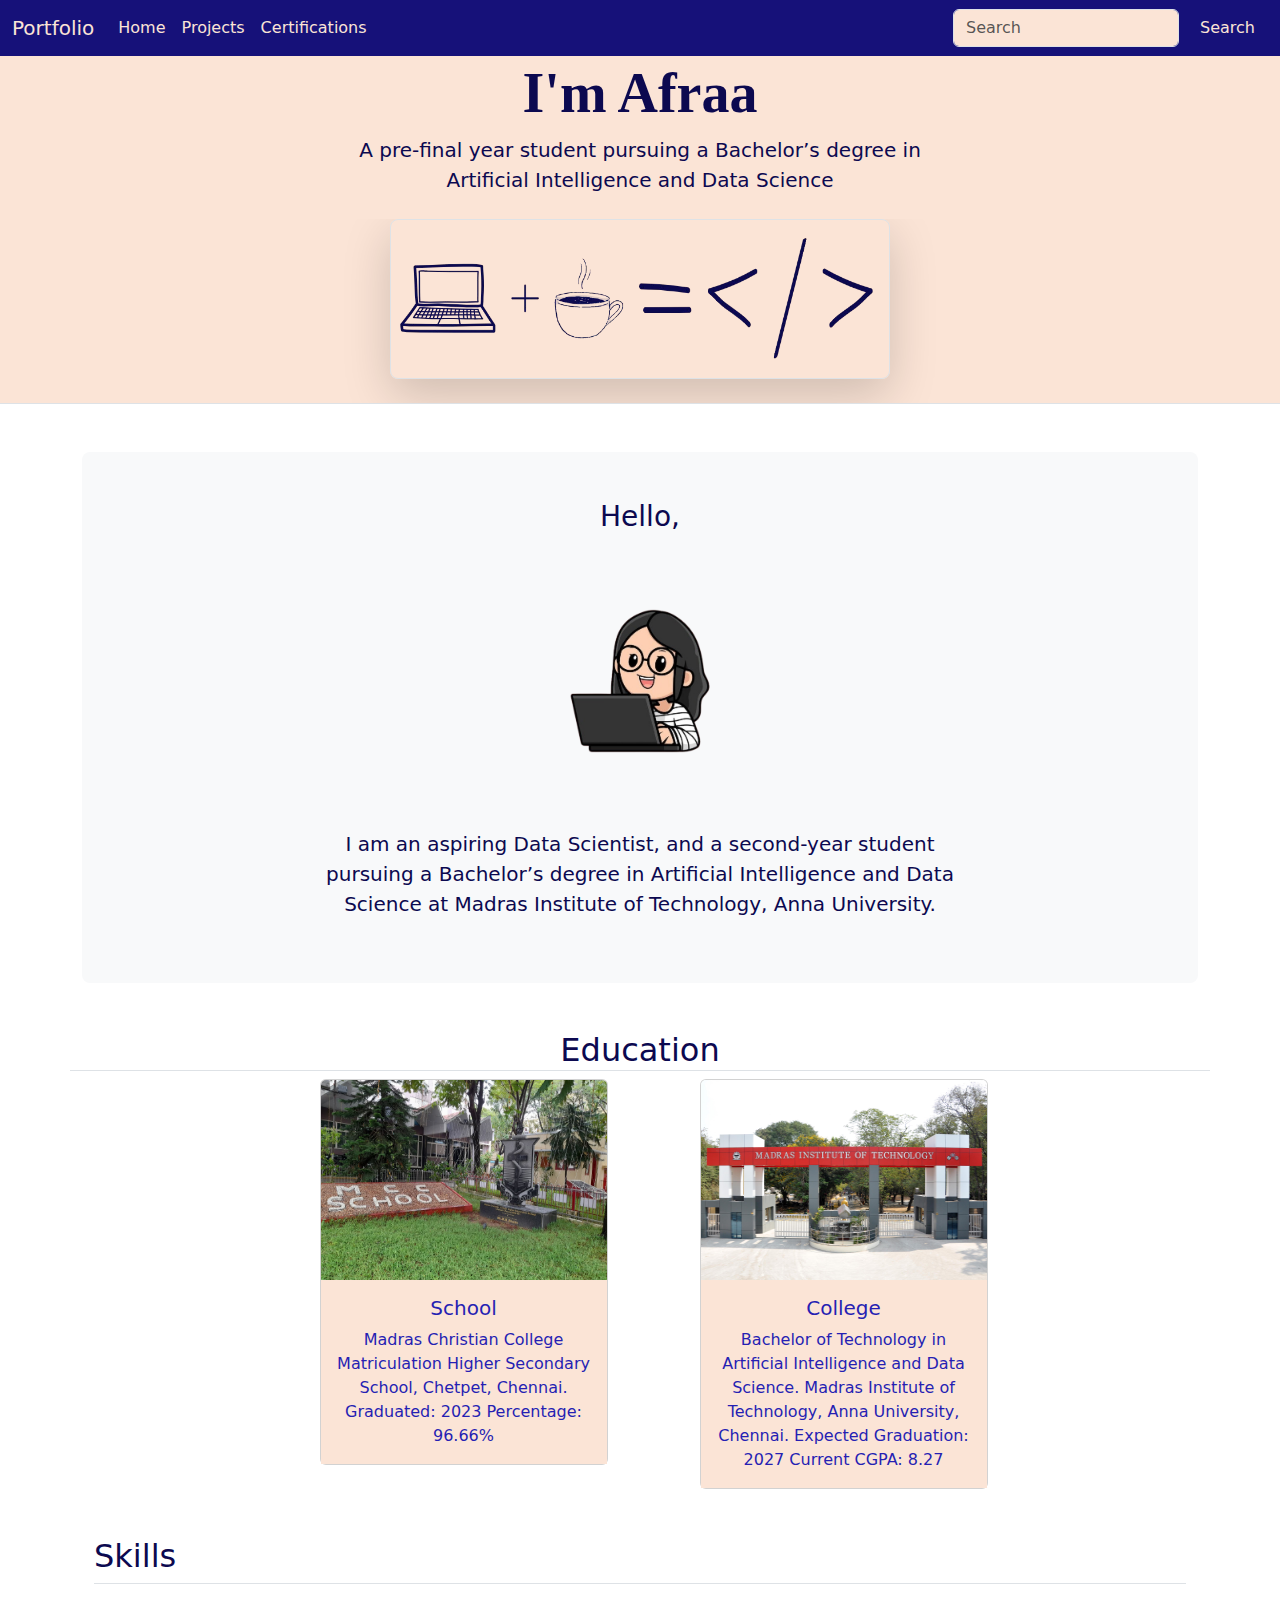
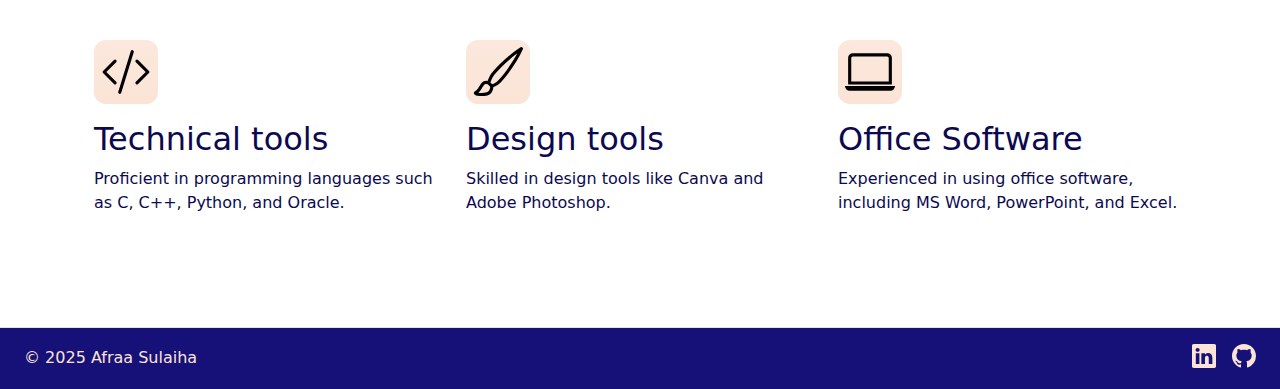
<file: index.html>
<!DOCTYPE html>
<html lang="en">
<head>
    <meta charset="UTF-8">
    <meta name="viewport" content="width=device-width, initial-scale=1.0">
    <title>Personal Website</title>
    <link href="https://cdn.jsdelivr.net/npm/bootstrap@5.3.3/dist/css/bootstrap.min.css" rel="stylesheet" integrity="sha384-QWTKZyjpPEjISv5WaRU9OFeRpok6YctnYmDr5pNlyT2bRjXh0JMhjY6hW+ALEwIH" crossorigin="anonymous">
    <link rel="stylesheet" href="./style.css">
</head>

<body>

    <section class="background2">
      <nav class="navbar navbar-expand-lg fixed-top" style="background-color: #FBE4D6;" id="navi">
        <div class="container-fluid">
          <a class="navbar-brand">Portfolio</a>
          <button class="navbar-toggler" type="button" data-bs-toggle="collapse" data-bs-target="#navbarSupportedContent"
            aria-controls="navbarSupportedContent" aria-expanded="false" aria-label="Toggle navigation">
            <svg xmlns="http://www.w3.org/2000/svg" width="30" height="30" fill="#FBE4D6" viewBox="0 0 30 30">
              <path stroke="#FBE4D6" stroke-width="2" stroke-linecap="round" d="M4 7h22M4 15h22M4 23h22"/>
            </svg>
          </button>
          <div class="collapse navbar-collapse" id="navbarSupportedContent">
            <ul class="navbar-nav me-auto mb-2 mb-lg-0">
              <li class="nav-item">
                <a class="nav-link active" aria-current="page" href="#">Home</a>
              </li>
              <li class="nav-item">
                <a class="nav-link" href="./public/projects.html">Projects</a>
              </li>
              <li class="nav-item">
                <a class="nav-link" href="./public/certifications.html">Certifications</a>
              </li>
            </ul>
            <form class="d-flex" role="search">
              <input class="form-control me-2" type="search" placeholder="Search" aria-label="Search">
              <button class="btn" type="submit">Search</button>
            </form>
          </div>
        </div>
      </nav>

    </section>

      
    <section id="title" class="background">

        <div class="px-4 pt-5 text-center border-bottom">
            <h1 class="display-4 fw-bold text-body-emphasis name">I'm Afraa</h1>
            <div class="col-lg-6 mx-auto">
              <p class="lead mb-4 name" >A pre-final year student pursuing 
                a Bachelor’s degree in Artificial Intelligence and Data Science</p>
            </div>
            <div class="overflow-hidden" style="max-height: 30vh;">
              <div class="container px-5">
                  <img src="./assets/title_card.png" class="img-fluid border rounded-3 shadow-lg mb-4" alt="Example image" width="500" height="300">
              </div>
            </div>
          </div>

    </section>

  <section id="Introduction" class="background1">

      <div class="container my-5">
          <div class="p-5 text-center bg-body-tertiary rounded-3">
            <h3 class="text-body-emphasis mb-5 name">Hello,</h3>
            <img src="./assets/woking on laptop.png" class="img">
            <p class="col-lg-8 mx-auto fs-5 text-muted mt-5 name">
                I am an aspiring Data Scientist, and a second-year student pursuing 
                a Bachelor’s degree in Artificial Intelligence and Data Science at 
                Madras Institute of Technology, Anna University.
          </p>
          </div>
        </div>

  </section>

  <section id="education" class="container text-center">

    <div class="row justify-content-center" id="edu">
      <h2 class="border-bottom">Education</h2>
        <div class="col-lg-4">
            <div class="card" style="width: 18rem;">
                <img src="./assets/school.avif" class="card-img-top" alt="MCC School" height="200" width="100">
                <div class="card-body">
                    <h5 class="card-title">School</h5>
                    <p class="card-text">Madras Christian College Matriculation Higher Secondary School, Chetpet, Chennai.
                        Graduated: 2023
                        Percentage: 96.66%</p>
                </div>
            </div>
        </div>

        <div class="col-lg-3">
            <div class="card" style="width: 18rem;">
                <img src="./assets/College.jpg" class="card-img-top" alt="MIT College" height="200" width="100">
                <div class="card-body">
                    <h5 class="card-title">College</h5>
                    <p class="card-text">Bachelor of Technology in Artificial Intelligence and Data Science.
                        Madras Institute of Technology, Anna University, Chennai.
                        Expected Graduation: 2027
                        Current CGPA: 8.27</p>
                </div>
            </div>
        </div>
    </div>

</section>

<section id="skills">

  <div class="container px-4 py-5" id="featured-3">
    <h2 class="pb-2 border-bottom">Skills</h2>
    <div class="row g-4 py-5 row-cols-1 row-cols-lg-3">
      <div class="feature col">
        <div class="feature-icon d-inline-flex align-items-center justify-content-center text-bg-primary bg-gradient fs-2 mb-3">
          <img class="fetaure-img" src="./assets/code-slash.svg" alt="Code Slash" height="50" width="50" fill="#FBE4D6">
        </div>
        <h3 class="fs-2 text-body-emphasis">Technical tools</h3>
        <p class="para">Proficient in programming languages such as C, C++, Python, and Oracle.
        </p>
      </div>
      <div class="feature col">
        <div class="feature-icon d-inline-flex align-items-center justify-content-center text-bg-primary bg-gradient fs-2 mb-3">
          <img class="fetaure-img" src="./assets/brush.svg" alt="Brush" height="50" width="50" fill="#FBE4D6">
        </div>
        <h3 class="fs-2 text-body-emphasis">Design tools</h3>
        <p class="para">Skilled in design tools like Canva and Adobe Photoshop.
        </p>
      </div>
      <div class="feature col">
        <div class="feature-icon d-inline-flex align-items-center justify-content-center text-bg-primary bg-gradient fs-2 mb-3">
          <img class="fetaure-img" src="./assets/laptop.svg" alt="Laptop" height="50" width="50" fill="#FBE4D6">
        </div>
        <h3 class="fs-2 text-body-emphasis">Office Software</h3>
        <p class="para">Experienced in using office software, including MS Word, PowerPoint, and Excel.
        </p>
      </div>
    </div>
  </div>

</section>

<section id="ending">

  <div id="foot">
    <footer class="d-flex flex-wrap justify-content-between align-items-center py-3 px-4 border-top">
      <div class="col-md-4 d-flex align-items-center">
        <span id="footer-text" class="mb-3 mb-md-0 text-body-secondary">© 2025 Afraa Sulaiha</span>
      </div>
  
      <ul class="nav col-md-4 justify-content-end list-unstyled d-flex">
        <li class="ms-3"><a class="text-body-secondary" href="https://www.linkedin.com/in/afraa-sulaiha-s/"><svg xmlns="http://www.w3.org/2000/svg" width="24" height="24" fill="currentColor" class="bi bi-linkedin" viewBox="0 0 16 16">
          <path d="M0 1.146C0 .513.526 0 1.175 0h13.65C15.474 0 16 .513 16 1.146v13.708c0 .633-.526 1.146-1.175 1.146H1.175C.526 16 0 15.487 0 14.854zm4.943 12.248V6.169H2.542v7.225zm-1.2-8.212c.837 0 1.358-.554 1.358-1.248-.015-.709-.52-1.248-1.342-1.248S2.4 3.226 2.4 3.934c0 .694.521 1.248 1.327 1.248zm4.908 8.212V9.359c0-.216.016-.432.08-.586.173-.431.568-.878 1.232-.878.869 0 1.216.662 1.216 1.634v3.865h2.401V9.25c0-2.22-1.184-3.252-2.764-3.252-1.274 0-1.845.7-2.165 1.193v.025h-.016l.016-.025V6.169h-2.4c.03.678 0 7.225 0 7.225z"/>
        </svg></a></li>
        <li class="ms-3"><a class="text-body-secondary" href="https://github.com/Afraa0506"><svg xmlns="http://www.w3.org/2000/svg" width="24" height="24" fill="currentColor" class="bi bi-github" viewBox="0 0 16 16">
          <path d="M8 0C3.58 0 0 3.58 0 8c0 3.54 2.29 6.53 5.47 7.59.4.07.55-.17.55-.38 0-.19-.01-.82-.01-1.49-2.01.37-2.53-.49-2.69-.94-.09-.23-.48-.94-.82-1.13-.28-.15-.68-.52-.01-.53.63-.01 1.08.58 1.23.82.72 1.21 1.87.87 2.33.66.07-.52.28-.87.51-1.07-1.78-.2-3.64-.89-3.64-3.95 0-.87.31-1.59.82-2.15-.08-.2-.36-1.02.08-2.12 0 0 .67-.21 2.2.82.64-.18 1.32-.27 2-.27s1.36.09 2 .27c1.53-1.04 2.2-.82 2.2-.82.44 1.1.16 1.92.08 2.12.51.56.82 1.27.82 2.15 0 3.07-1.87 3.75-3.65 3.95.29.25.54.73.54 1.48 0 1.07-.01 1.93-.01 2.2 0 .21.15.46.55.38A8.01 8.01 0 0 0 16 8c0-4.42-3.58-8-8-8"/>
        </svg></a></li>
      </ul>
    </footer>
  </div>

</section>

  <script src="https://cdn.jsdelivr.net/npm/bootstrap@5.3.3/dist/js/bootstrap.bundle.min.js" integrity="sha384-YvpcrYf0tY3lHB60NNkmXc5s9fDVZLESaAA55NDzOxhy9GkcIdslK1eN7N6jIeHz" crossorigin="anonymous"></script>
</body>
</html>
</file>
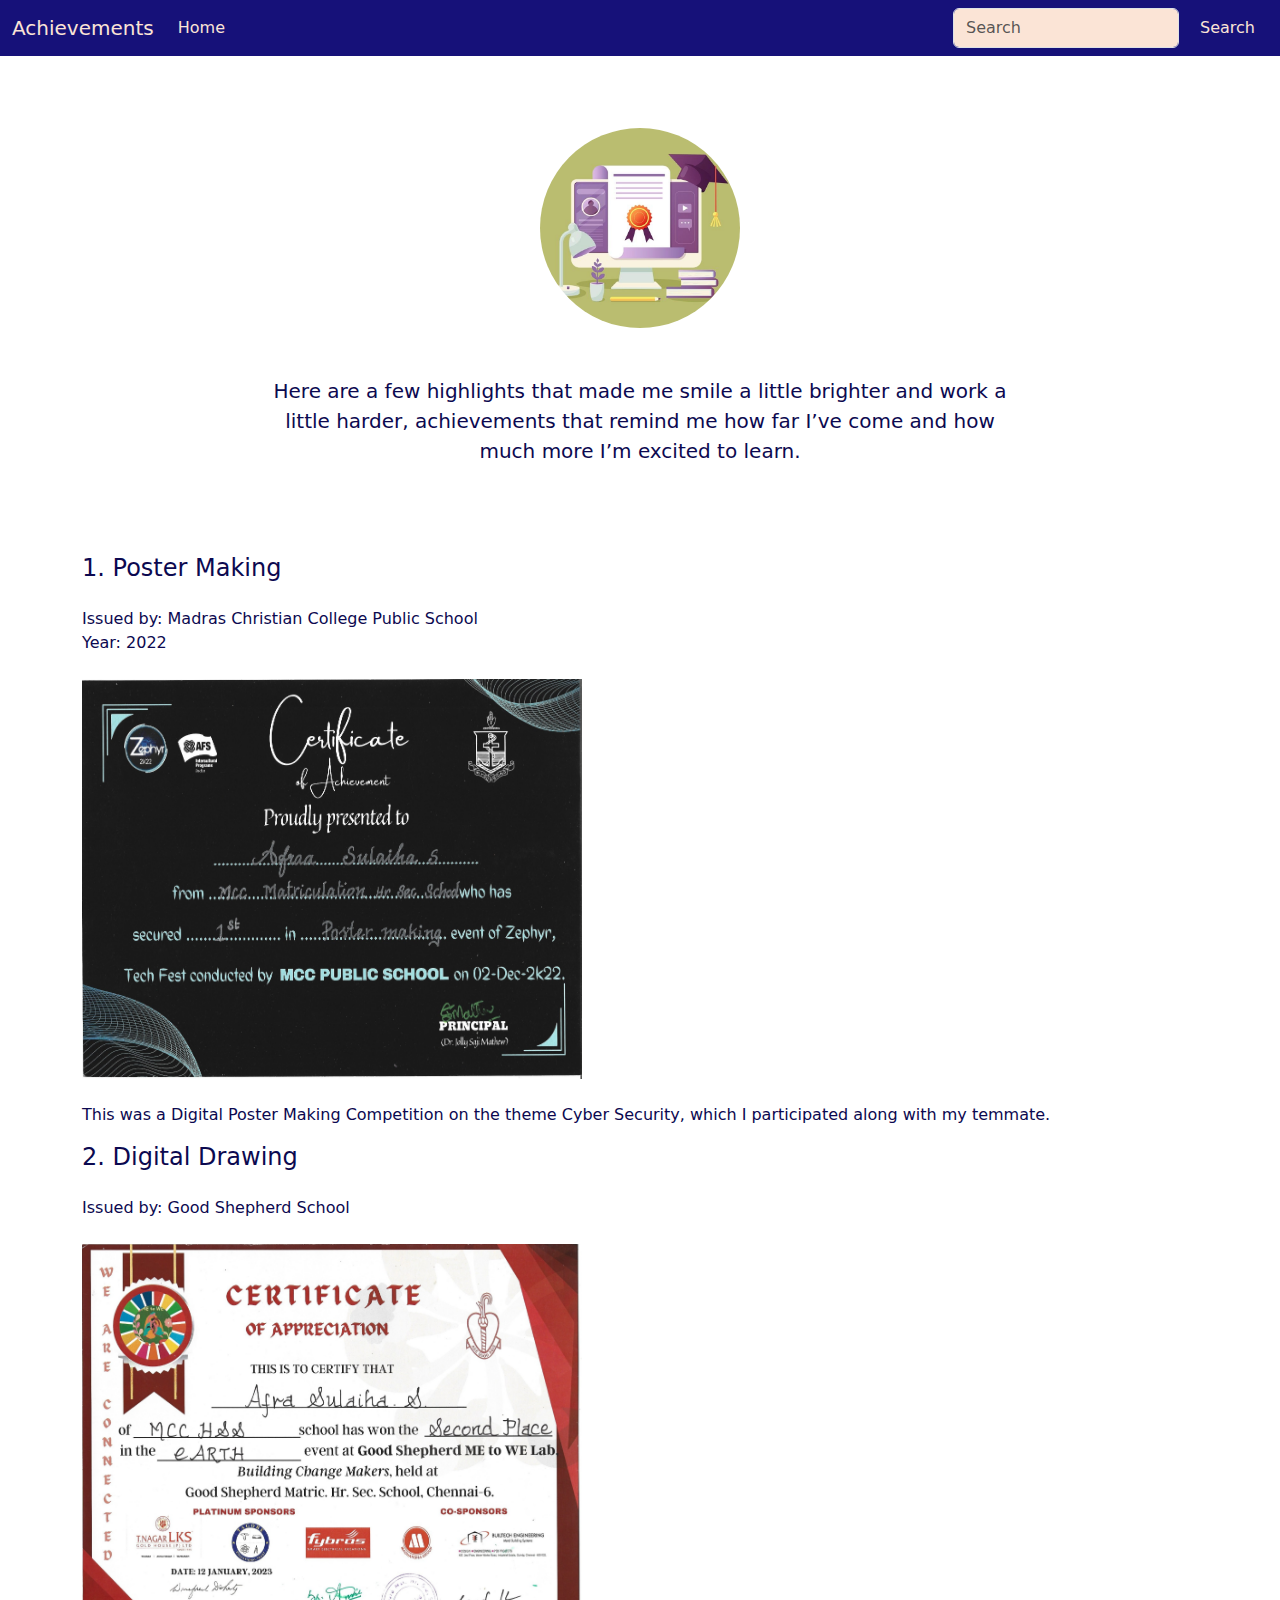
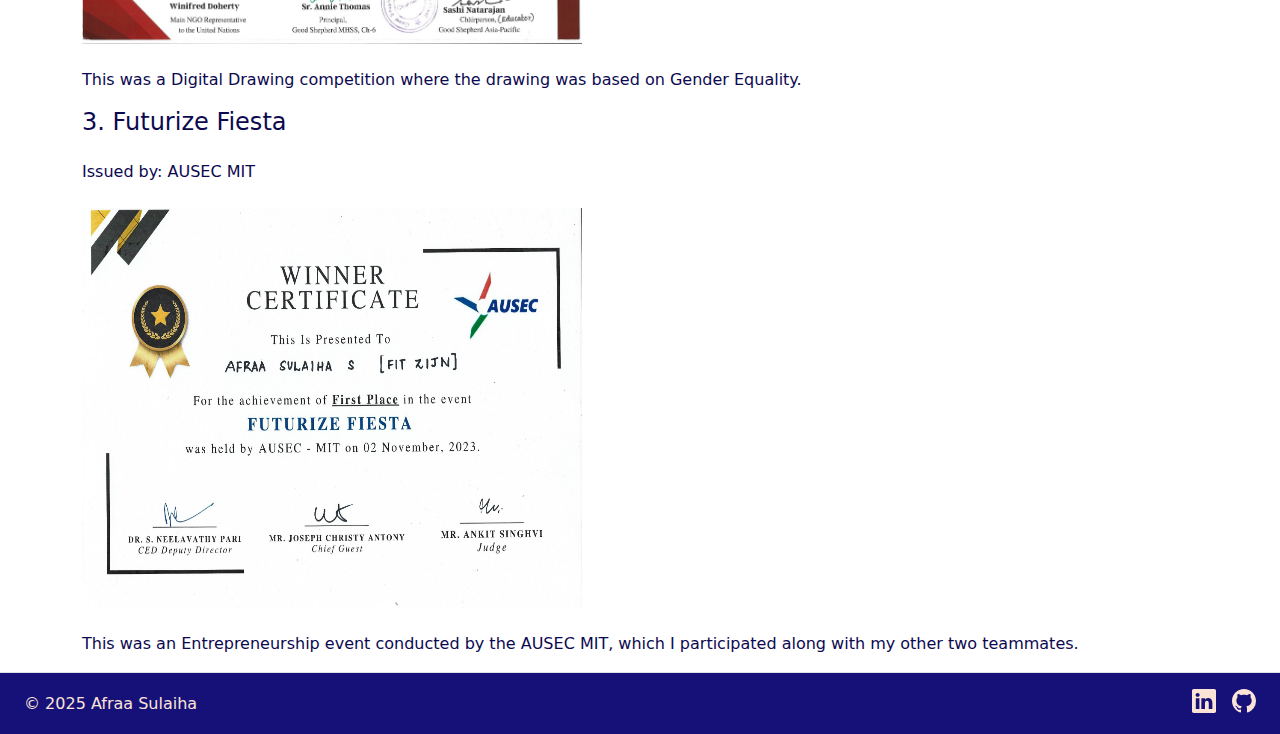
<file: public/achievements.html>
<!DOCTYPE html>
<html lang="en">
<head>
    <meta charset="UTF-8">
    <meta name="viewport" content="width=device-width, initial-scale=1.0">
    <title>Achievements</title>
    <link href="https://cdn.jsdelivr.net/npm/bootstrap@5.3.3/dist/css/bootstrap.min.css" rel="stylesheet" integrity="sha384-QWTKZyjpPEjISv5WaRU9OFeRpok6YctnYmDr5pNlyT2bRjXh0JMhjY6hW+ALEwIH" crossorigin="anonymous">
    <link rel="stylesheet" href="./style-co.css">
</head>
<body>
    
    <section class="background2">
        <nav class="navbar navbar-expand-lg bg-body-tertiary" id="navi">
          <div class="container-fluid">
            <a class="navbar-brand">Achievements</a>
            <div class="d-flex justify-content-between w-100">
              <ul class="navbar-nav me-auto mb-2 mb-lg-0">
                <li class="nav-item">
                  <a class="nav-link active" aria-current="page" href="../index.html">Home</a>
                </li>
              </ul>
              <form class="d-flex ms-auto" role="search">
                <input class="form-control me-2" type="search" placeholder="Search" aria-label="Search">
                <button class="btn" type="submit">Search</button>
              </form>
            </div>
          </div>
        </nav>
      </section>

      <section id="Introduction" class="background1 my-5 py-4 px-0 custom-bg">

        <div class="container">
            <div class="text-center bg-body rounded-3 custom-bg">
              <img src="../assets/cert.jpeg" class="img mb-5">
                <p class="col-lg-8 mx-auto fs-5 text name">
                  Here are a few highlights that made me smile a little brighter and work a little harder,
                   achievements that remind me how far I’ve come and how much more I’m excited to learn.
                </p>
            </div>
        </div>
    
    </section>  

    <section id="certi">
      
      <div class="nptel">
        <div class="container">
          <div class="custom-bg">
            <h4 class="mb-4">1. Poster Making</h4>
            <p class="mb-4">Issued by: Madras Christian College Public School <br/> Year: 2022</p>
            <img src="../assets/Certificates/Poster making.jpeg" height="400px" width="500px" class="mb-4">
            <p>This was a Digital Poster Making Competition on the theme Cyber Security, which I participated along with my temmate.</p>
          </div>

          <div class="custom-bg">
            <h4 class="mb-4">2. Digital Drawing</h4>
            <p class="mb-4">Issued by: Good Shepherd School</p>
            <img src="../assets/Certificates/Digital Drawing.jpeg" height="400px" width="500px" class="mb-4">
            <p>This was a Digital Drawing competition where the drawing was based on Gender Equality.</p>
          </div>

          <div class="custom-bg">
            <h4 class="mb-4">3. Futurize Fiesta</h4>
            <p class="mb-4">Issued by: AUSEC MIT</p>
            <img src="../assets/Certificates/Futurize Fiesta.jpeg" height="400px" width="500px" class="mb-4">
            <p>This was an Entrepreneurship event conducted by the AUSEC MIT, which I participated along with my other two teammates.</p>
          </div>
        </div>
      </div>

    </section>

      <section id="ending">

        <div id="foot">
          <footer class="d-flex flex-wrap justify-content-between align-items-center py-3 px-4 border-top">
            <div class="col-md-4 d-flex align-items-center">
              <span id="footer-text" class="mb-3 mb-md-0 text-body-secondary">© 2025 Afraa Sulaiha</span>
            </div>
        
            <ul class="nav col-md-4 justify-content-end list-unstyled d-flex">
              <li class="ms-3"><a class="text-body-secondary" href="https://www.linkedin.com/in/afraa-sulaiha-s/"><svg xmlns="http://www.w3.org/2000/svg" width="24" height="24" fill="currentColor" class="bi bi-linkedin" viewBox="0 0 16 16">
                <path d="M0 1.146C0 .513.526 0 1.175 0h13.65C15.474 0 16 .513 16 1.146v13.708c0 .633-.526 1.146-1.175 1.146H1.175C.526 16 0 15.487 0 14.854zm4.943 12.248V6.169H2.542v7.225zm-1.2-8.212c.837 0 1.358-.554 1.358-1.248-.015-.709-.52-1.248-1.342-1.248S2.4 3.226 2.4 3.934c0 .694.521 1.248 1.327 1.248zm4.908 8.212V9.359c0-.216.016-.432.08-.586.173-.431.568-.878 1.232-.878.869 0 1.216.662 1.216 1.634v3.865h2.401V9.25c0-2.22-1.184-3.252-2.764-3.252-1.274 0-1.845.7-2.165 1.193v.025h-.016l.016-.025V6.169h-2.4c.03.678 0 7.225 0 7.225z"/>
              </svg></a></li>
              <li class="ms-3"><a class="text-body-secondary" href="https://github.com/Afraa0506"><svg xmlns="http://www.w3.org/2000/svg" width="24" height="24" fill="currentColor" class="bi bi-github" viewBox="0 0 16 16">
                <path d="M8 0C3.58 0 0 3.58 0 8c0 3.54 2.29 6.53 5.47 7.59.4.07.55-.17.55-.38 0-.19-.01-.82-.01-1.49-2.01.37-2.53-.49-2.69-.94-.09-.23-.48-.94-.82-1.13-.28-.15-.68-.52-.01-.53.63-.01 1.08.58 1.23.82.72 1.21 1.87.87 2.33.66.07-.52.28-.87.51-1.07-1.78-.2-3.64-.89-3.64-3.95 0-.87.31-1.59.82-2.15-.08-.2-.36-1.02.08-2.12 0 0 .67-.21 2.2.82.64-.18 1.32-.27 2-.27s1.36.09 2 .27c1.53-1.04 2.2-.82 2.2-.82.44 1.1.16 1.92.08 2.12.51.56.82 1.27.82 2.15 0 3.07-1.87 3.75-3.65 3.95.29.25.54.73.54 1.48 0 1.07-.01 1.93-.01 2.2 0 .21.15.46.55.38A8.01 8.01 0 0 0 16 8c0-4.42-3.58-8-8-8"/>
              </svg></a></li>
            </ul>
          </footer>
        </div>
      
      </section>
      
      <script src="https://cdn.jsdelivr.net/npm/bootstrap@5.3.3/dist/js/bootstrap.bundle.min.js" integrity="sha384-YvpcrYf0tY3lHB60NNkmXc5s9fDVZLESaAA55NDzOxhy9GkcIdslK1eN7N6jIeHz" crossorigin="anonymous"></script>
</body>
</html>
</file>
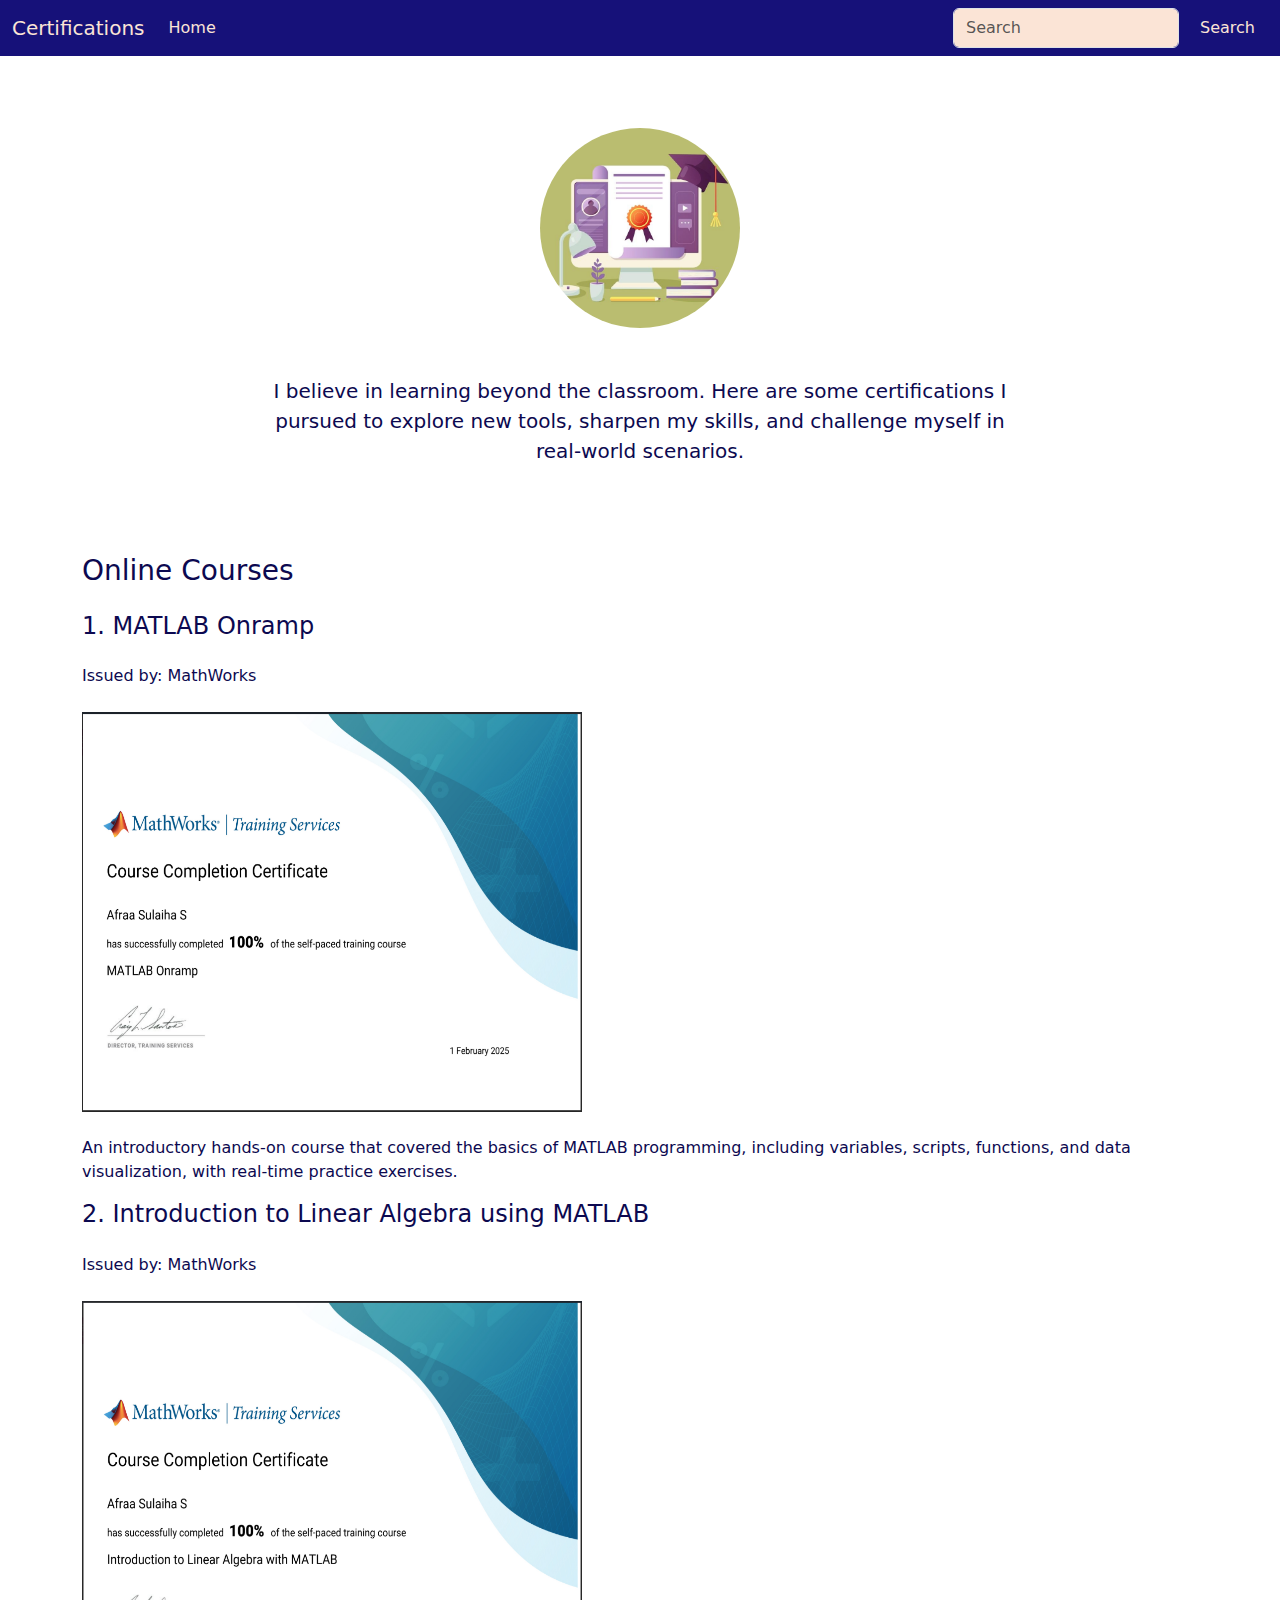
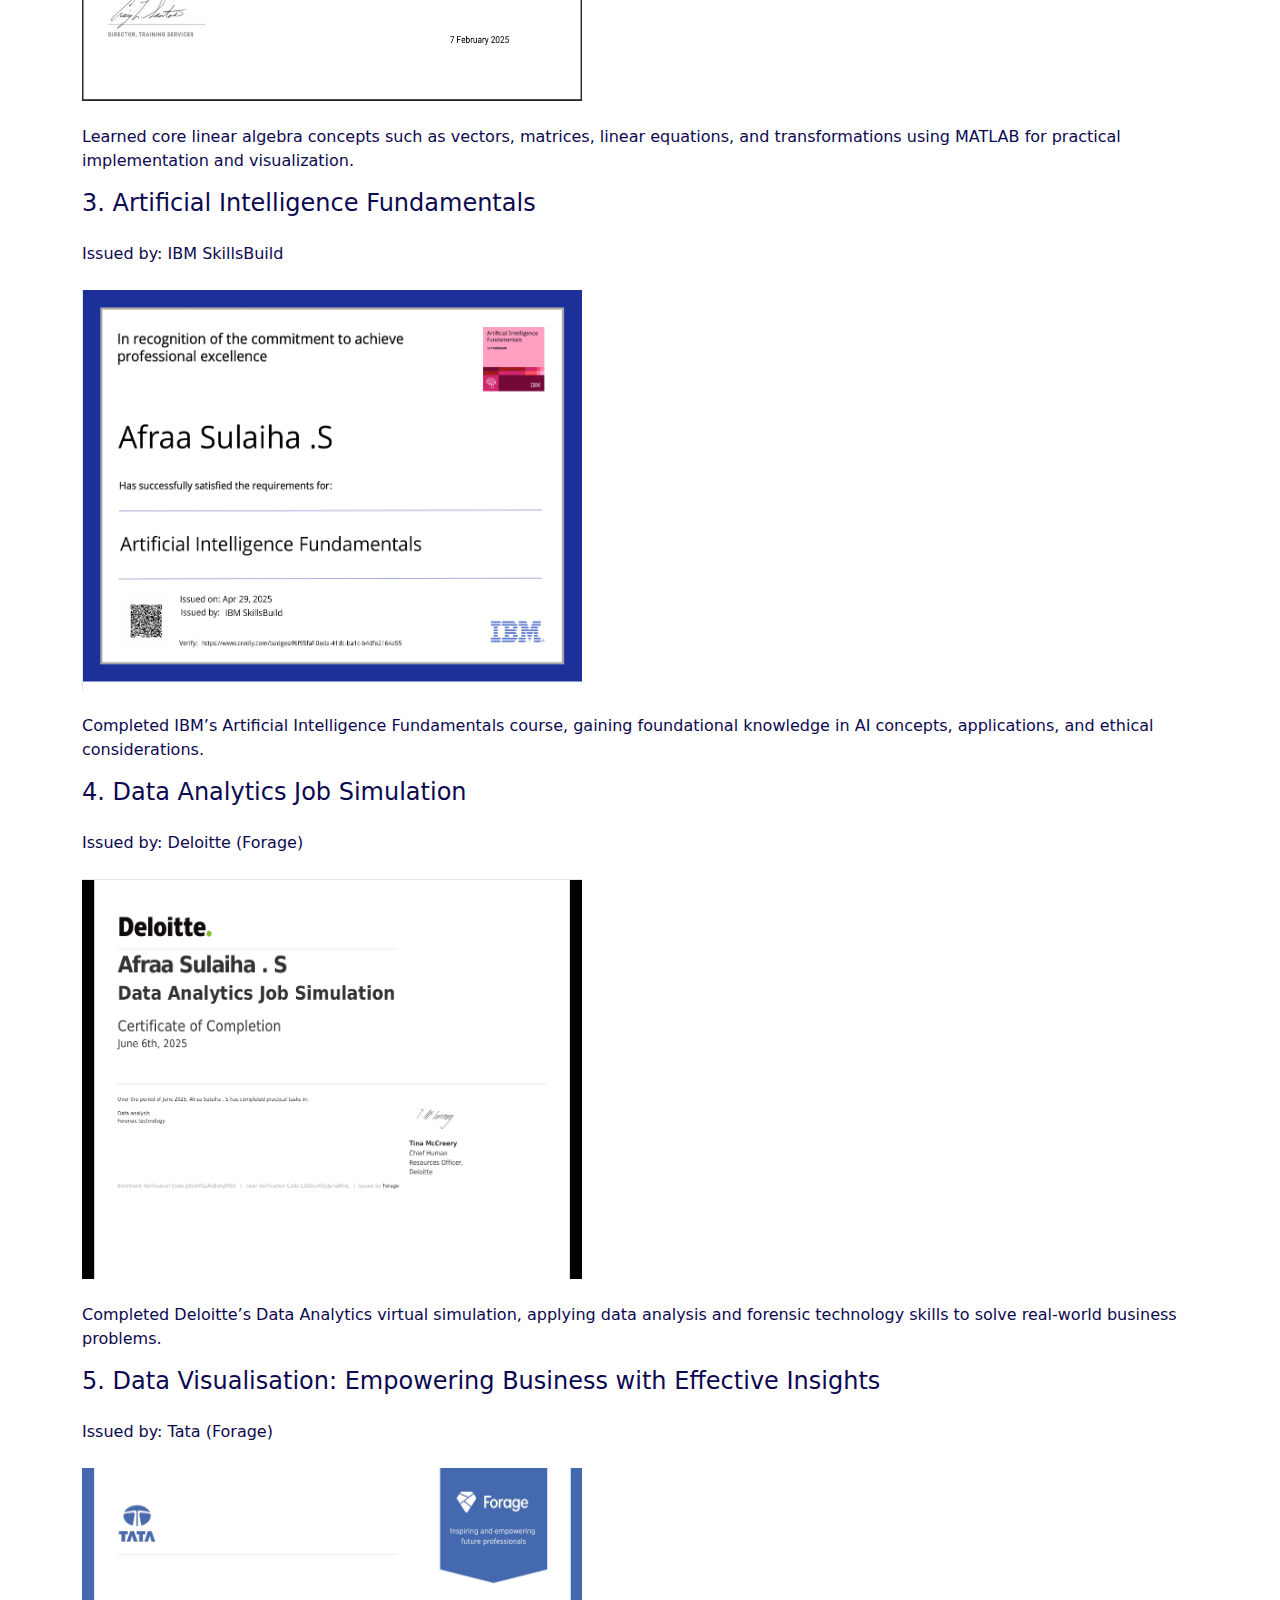
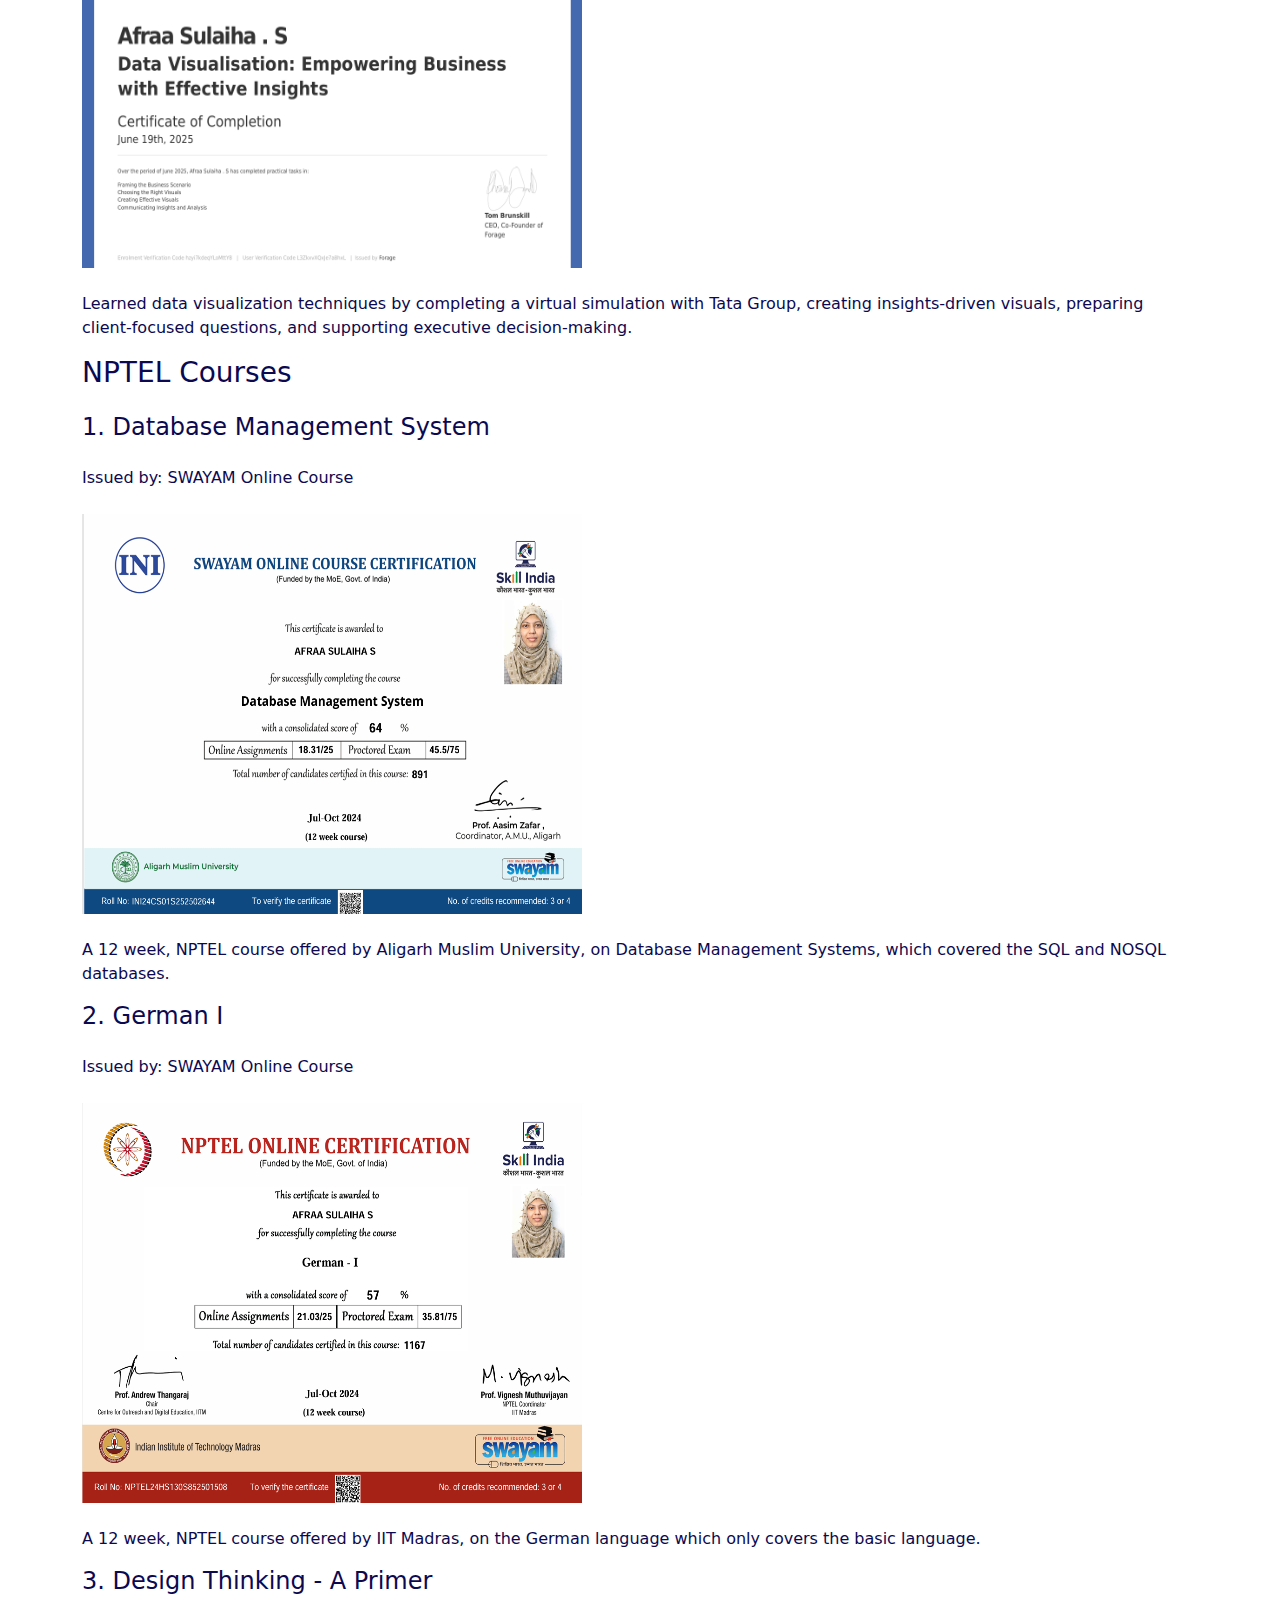
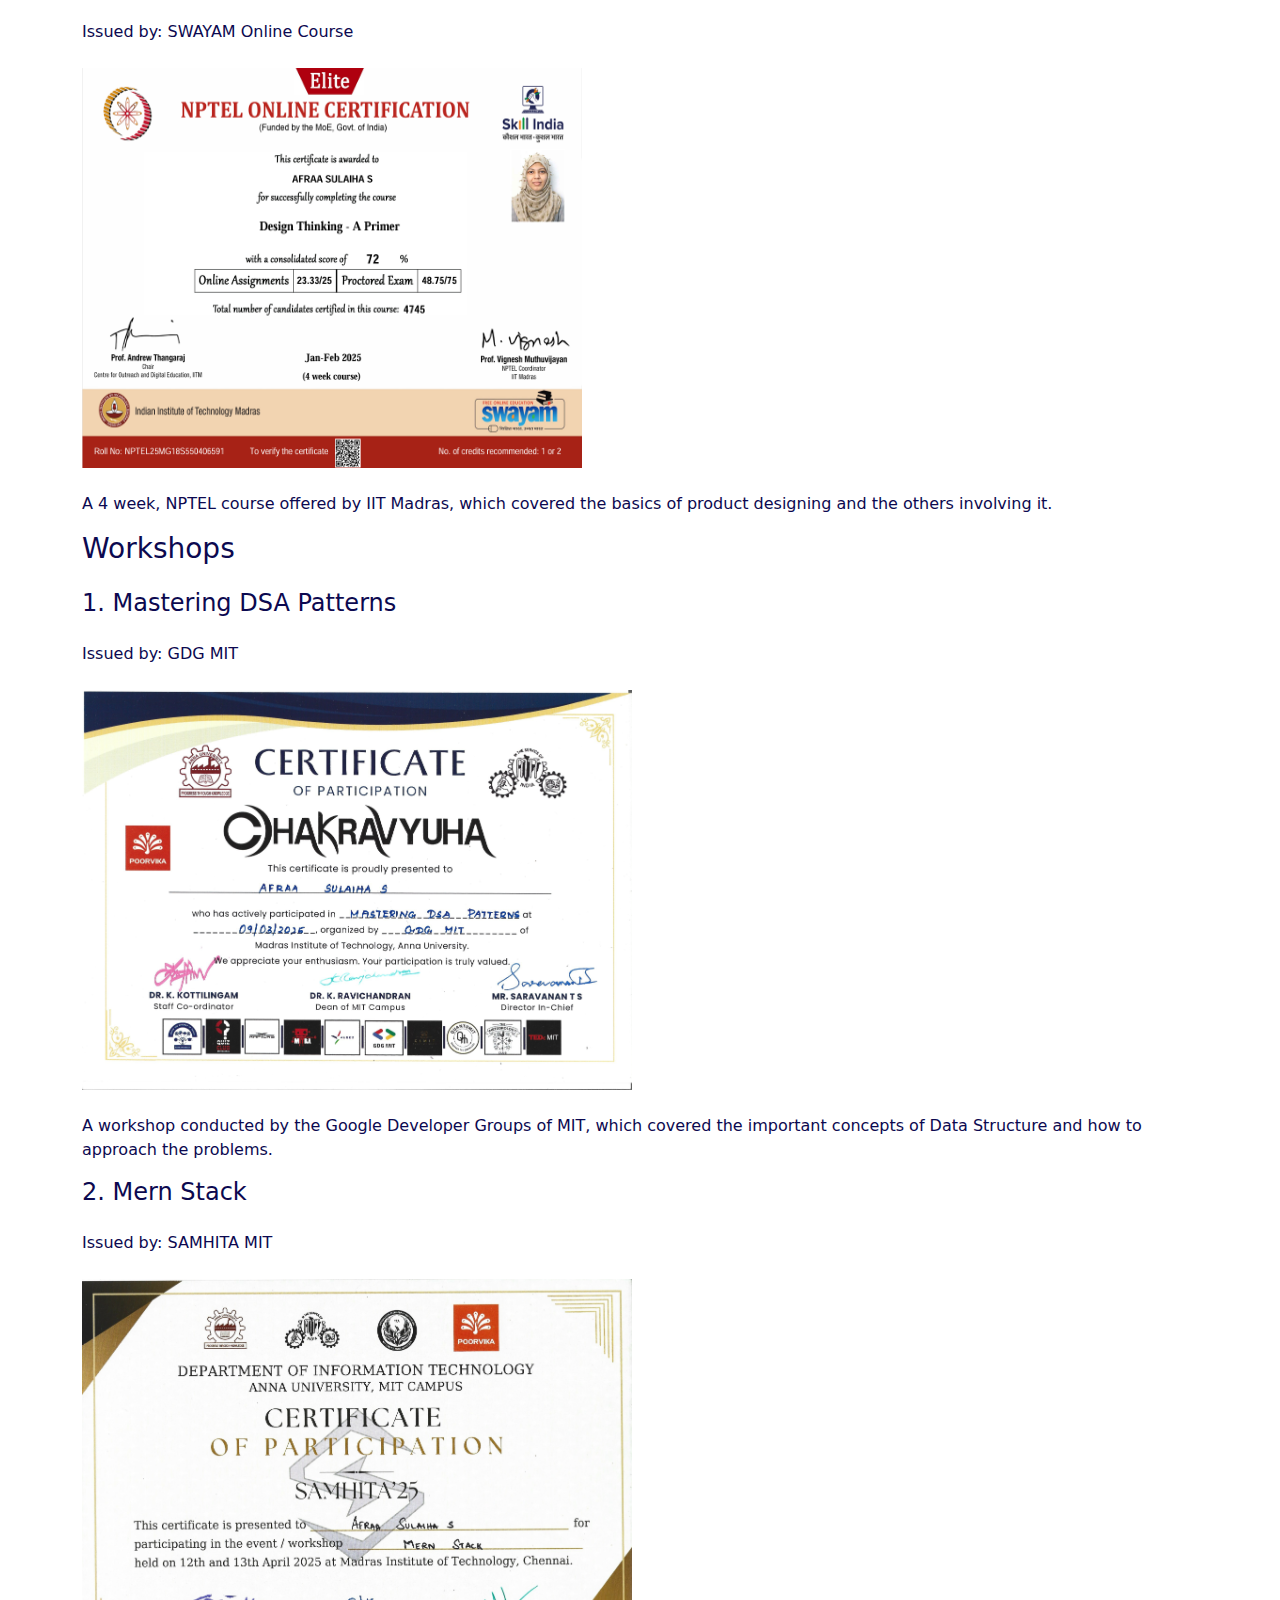
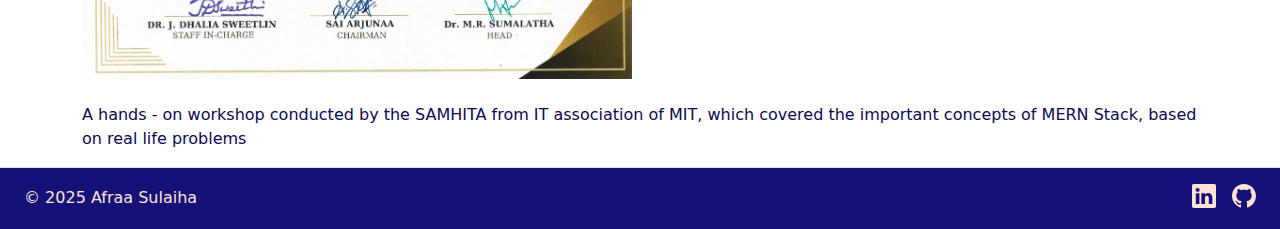
<file: public/certifications.html>
<!DOCTYPE html>
<html lang="en">
<head>
    <meta charset="UTF-8">
    <meta name="viewport" content="width=device-width, initial-scale=1.0">
    <title>Certifications</title>
    <link href="https://cdn.jsdelivr.net/npm/bootstrap@5.3.3/dist/css/bootstrap.min.css" rel="stylesheet" integrity="sha384-QWTKZyjpPEjISv5WaRU9OFeRpok6YctnYmDr5pNlyT2bRjXh0JMhjY6hW+ALEwIH" crossorigin="anonymous">
    <link rel="stylesheet" href="./style-c.css">
</head>
<body>
    
    <section class="background2">
        <nav class="navbar navbar-expand-lg bg-body-tertiary" id="navi">
          <div class="container-fluid">
            <a class="navbar-brand">Certifications</a>
            <div class="d-flex justify-content-between w-100">
              <ul class="navbar-nav me-auto mb-2 mb-lg-0">
                <li class="nav-item">
                  <a class="nav-link active" aria-current="page" href="../index.html">Home</a>
                </li>
              </ul>
              <form class="d-flex ms-auto" role="search">
                <input class="form-control me-2" type="search" placeholder="Search" aria-label="Search">
                <button class="btn" type="submit">Search</button>
              </form>
            </div>
          </div>
        </nav>
      </section>

      <section id="Introduction" class="background1 my-5 py-4 px-0 custom-bg">

        <div class="container">
            <div class="text-center bg-body rounded-3 custom-bg">
              <img src="../assets/cert.jpeg" class="img mb-5">
                <p class="col-lg-8 mx-auto fs-5 text name">
                    I believe in learning beyond the classroom. 
                    Here are some certifications I pursued to explore new tools, 
                    sharpen my skills, and challenge myself in real-world scenarios.
                </p>
            </div>
        </div>
    
    </section>  
    
    <section id="certi">
      
      <div class="nptel">
        <div class="container">
          <h3 class="custom-bg mb-4">Online Courses</h3>
          <div class="custom-bg">
            <h4 class="mb-4 custom-bg">1. MATLAB Onramp</h4>
            <p class="mb-4">Issued by: MathWorks</p>
            <img src="../assets/Certificates/MATLAB Onramp.png" height="400px" width="500px" class="mb-4">
            <p>An introductory hands-on course that covered the basics of MATLAB programming, including variables, 
              scripts, functions, and data visualization, with real-time practice exercises.</p>
          </div>

          <div class="custom-bg">
            <h4 class="mb-4 custom-bg">2. Introduction to Linear Algebra using MATLAB</h4>
            <p class="mb-4">Issued by: MathWorks</p>
            <img src="../assets/Certificates/Linear Algebra.png" height="400px" width="500px" class="mb-4">
            <p>Learned core linear algebra concepts such as vectors, matrices, linear equations, and 
              transformations using MATLAB for practical implementation and visualization.</p>
          </div>

          <div class="custom-bg">
            <h4 class="mb-4 custom-bg">3. Artificial Intelligence Fundamentals</h4>
            <p class="mb-4">Issued by: IBM SkillsBuild</p>
            <img src="../assets/Certificates/IBM SkillsBuild.png" height="400px" width="500px" class="mb-4">
            <p>Completed IBM’s Artificial Intelligence Fundamentals course, gaining foundational knowledge 
              in AI concepts, applications, and ethical considerations.</p>
          </div>

          <div class="custom-bg">
            <h4 class="mb-4 custom-bg">4. Data	Analytics	Job	Simulation</h4>
            <p class="mb-4">Issued by: Deloitte (Forage)</p>
            <img src="../assets/Certificates/Data Analytics Job Simulation.png" height="400px" width="500px" class="mb-4">
            <p>Completed Deloitte’s Data Analytics virtual simulation, applying data analysis and forensic technology 
              skills to solve real-world business problems.</p>
          </div>

          <div class="custom-bg">
            <h4 class="mb-4 custom-bg">5. Data	Visualisation:	Empowering	Business with	Effective	Insights</h4>
            <p class="mb-4">Issued by: Tata (Forage)</p>
            <img src="../assets/Certificates/Forage Job sim.png" height="400px" width="500px" class="mb-4">
            <p>Learned data visualization techniques by completing a virtual simulation with Tata Group, creating 
              insights-driven visuals, preparing client-focused questions, and supporting executive decision-making.</p>
          </div>

          <h3 class="custom-bg mb-4">NPTEL Courses</h3>
          <div class="dbms custom-bg">
            <h4 class="mb-4">1. Database Management System</h4>
            <p class="mb-4">Issued by: SWAYAM Online Course</p>
            <img src="../assets/Certificates/DBMS.png" height="400px" width="500px" class="mb-4">
            <p>A 12 week, NPTEL course offered by Aligarh Muslim University, on Database Management Systems, which covered the SQL and NOSQL databases.</p>
          </div>

          <div class="german custom-bg">
            <h4 class="mb-4">2. German I</h4>
            <p class="mb-4">Issued by: SWAYAM Online Course</p>
            <img src="../assets/Certificates/German.png" height="400px" width="500px" class="mb-4">
            <p>A 12 week, NPTEL course offered by IIT Madras, on the German language which only covers the basic language.</p>
          </div>

          <div class="Design-Thinking custom-bg mb-10">
            <h4 class="mb-4">3. Design Thinking - A Primer</h4>
            <p class="mb-4">Issued by: SWAYAM Online Course</p>
            <img src="../assets/Certificates/Design Thinking .png" height="400px" width="500px" class="mb-4">
            <p>A 4 week, NPTEL course offered by IIT Madras, which covered the basics of product designing and the others involving it.</p>
          </div>

          <h3 class="custom-bg mb-4">Workshops</h3>
          <div class="custom-bg">
            <h4 class="mb-4 custom-bg">1. Mastering DSA Patterns</h4>
            <p class="mb-4">Issued by: GDG MIT</p>
            <img src="../assets/Certificates/Chakravyuha.jpeg" height="400px" width="550px" class="mb-4">
            <p>A workshop conducted by the Google Developer Groups of MIT, which covered the important 
              concepts of Data Structure and how to approach the problems.</p>
          </div>

          <div class="custom-bg">
            <h4 class="mb-4 custom-bg">2. Mern Stack</h4>
            <p class="mb-4">Issued by: SAMHITA MIT</p>
            <img src="../assets/Certificates/Samhita.jpeg" height="400px" width="550px" class="mb-4">
            <p>A hands - on workshop conducted by the SAMHITA from IT association of MIT, which covered the important 
              concepts of MERN Stack, based on real life problems</p>
          </div>
        
        </div>
      </div>

    </section>

      <section id="ending">

        <div id="foot">
          <footer class="d-flex flex-wrap justify-content-between align-items-center py-3 px-4 border-top">
            <div class="col-md-4 d-flex align-items-center">
              <span id="footer-text" class="mb-3 mb-md-0 text-body-secondary">© 2025 Afraa Sulaiha</span>
            </div>
        
            <ul class="nav col-md-4 justify-content-end list-unstyled d-flex">
              <li class="ms-3"><a class="text-body-secondary" href="https://www.linkedin.com/in/afraa-sulaiha-s/"><svg xmlns="http://www.w3.org/2000/svg" width="24" height="24" fill="currentColor" class="bi bi-linkedin" viewBox="0 0 16 16">
                <path d="M0 1.146C0 .513.526 0 1.175 0h13.65C15.474 0 16 .513 16 1.146v13.708c0 .633-.526 1.146-1.175 1.146H1.175C.526 16 0 15.487 0 14.854zm4.943 12.248V6.169H2.542v7.225zm-1.2-8.212c.837 0 1.358-.554 1.358-1.248-.015-.709-.52-1.248-1.342-1.248S2.4 3.226 2.4 3.934c0 .694.521 1.248 1.327 1.248zm4.908 8.212V9.359c0-.216.016-.432.08-.586.173-.431.568-.878 1.232-.878.869 0 1.216.662 1.216 1.634v3.865h2.401V9.25c0-2.22-1.184-3.252-2.764-3.252-1.274 0-1.845.7-2.165 1.193v.025h-.016l.016-.025V6.169h-2.4c.03.678 0 7.225 0 7.225z"/>
              </svg></a></li>
              <li class="ms-3"><a class="text-body-secondary" href="https://github.com/Afraa0506"><svg xmlns="http://www.w3.org/2000/svg" width="24" height="24" fill="currentColor" class="bi bi-github" viewBox="0 0 16 16">
                <path d="M8 0C3.58 0 0 3.58 0 8c0 3.54 2.29 6.53 5.47 7.59.4.07.55-.17.55-.38 0-.19-.01-.82-.01-1.49-2.01.37-2.53-.49-2.69-.94-.09-.23-.48-.94-.82-1.13-.28-.15-.68-.52-.01-.53.63-.01 1.08.58 1.23.82.72 1.21 1.87.87 2.33.66.07-.52.28-.87.51-1.07-1.78-.2-3.64-.89-3.64-3.95 0-.87.31-1.59.82-2.15-.08-.2-.36-1.02.08-2.12 0 0 .67-.21 2.2.82.64-.18 1.32-.27 2-.27s1.36.09 2 .27c1.53-1.04 2.2-.82 2.2-.82.44 1.1.16 1.92.08 2.12.51.56.82 1.27.82 2.15 0 3.07-1.87 3.75-3.65 3.95.29.25.54.73.54 1.48 0 1.07-.01 1.93-.01 2.2 0 .21.15.46.55.38A8.01 8.01 0 0 0 16 8c0-4.42-3.58-8-8-8"/>
              </svg></a></li>
            </ul>
          </footer>
        </div>
      
      </section>
      
      <script src="https://cdn.jsdelivr.net/npm/bootstrap@5.3.3/dist/js/bootstrap.bundle.min.js" integrity="sha384-YvpcrYf0tY3lHB60NNkmXc5s9fDVZLESaAA55NDzOxhy9GkcIdslK1eN7N6jIeHz" crossorigin="anonymous"></script>
</body>
</html>
</file>
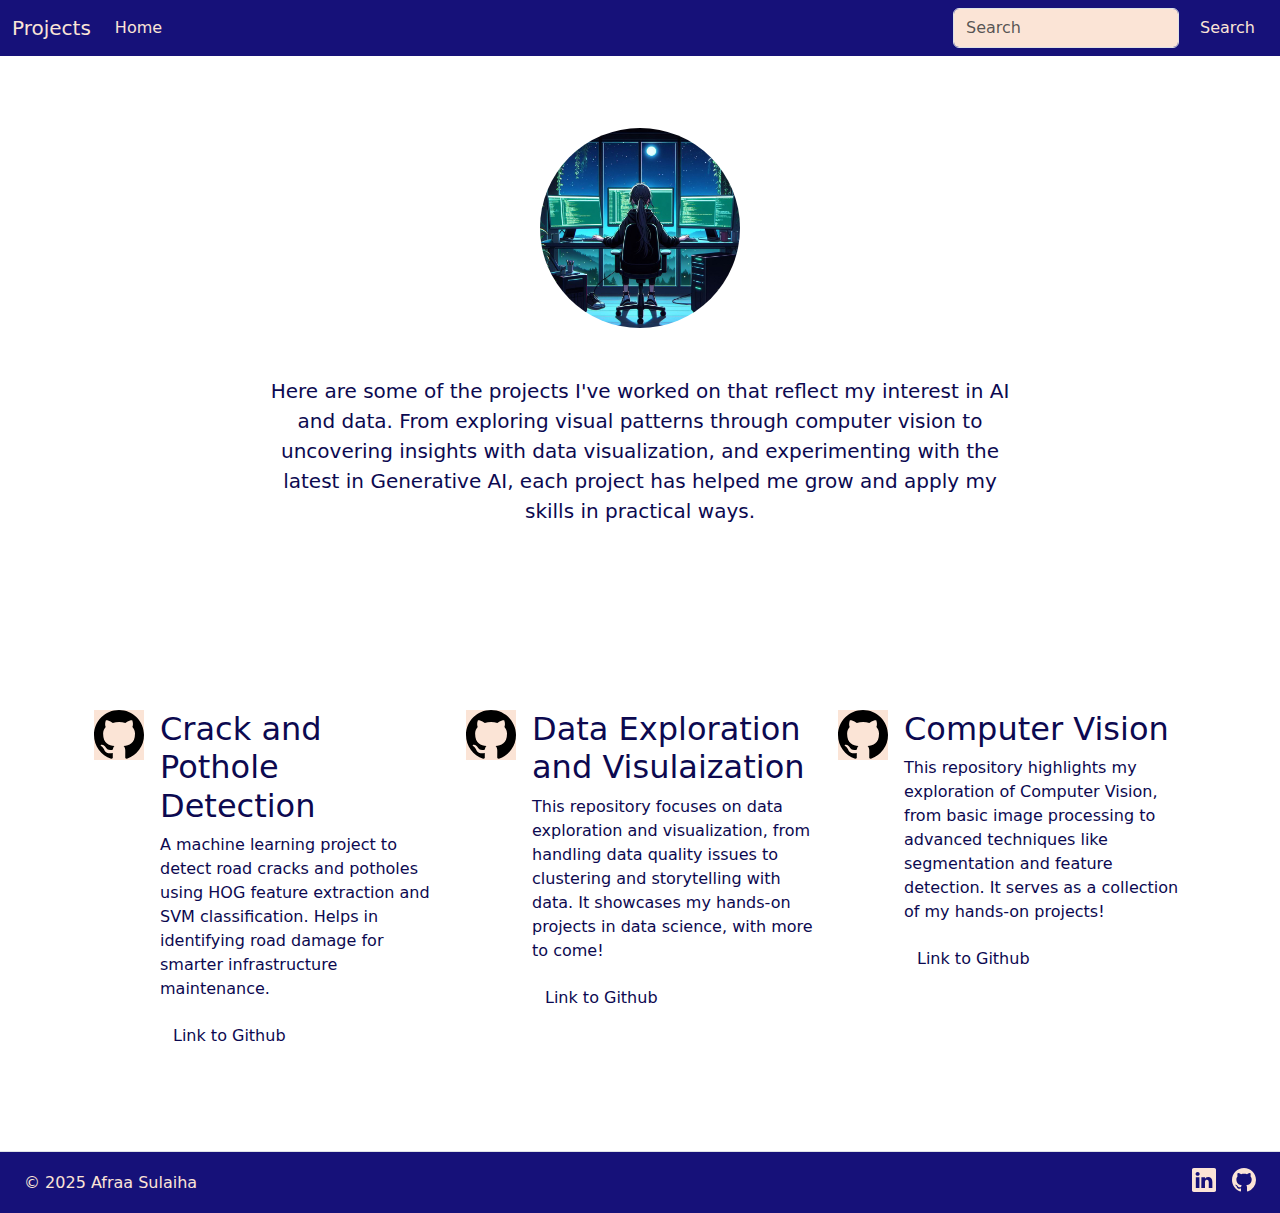
<file: public/projects.html>
<!DOCTYPE html>
<html lang="en">
<head>
    <meta charset="UTF-8">
    <meta name="viewport" content="width=device-width, initial-scale=1.0">
    <title>Projects</title>
    <link href="https://cdn.jsdelivr.net/npm/bootstrap@5.3.3/dist/css/bootstrap.min.css" rel="stylesheet" integrity="sha384-QWTKZyjpPEjISv5WaRU9OFeRpok6YctnYmDr5pNlyT2bRjXh0JMhjY6hW+ALEwIH" crossorigin="anonymous">
    <link rel="stylesheet" href="./style.css">
</head>
<body> 
    
    <section class="background2">
        <nav class="navbar navbar-expand-lg bg-body-tertiary" id="navi">
          <div class="container-fluid">
            <a class="navbar-brand">Projects</a>
            <div class="d-flex justify-content-between w-100">
              <ul class="navbar-nav me-auto mb-2 mb-lg-0">
                <li class="nav-item">
                  <a class="nav-link active" aria-current="page" href="../index.html">Home</a>
                </li>
              </ul>
              <form class="d-flex ms-auto" role="search">
                <input class="form-control me-2" type="search" placeholder="Search" aria-label="Search">
                <button class="btn" type="submit">Search</button>
              </form>
            </div>
          </div>
        </nav>
      </section>

      <section id="Introduction" class="background1 my-5 py-4 px-0 custom-bg">

        <div class="container">
            <div class="text-center bg-body rounded-3 custom-bg">
              <img src="../assets/working on laptop1.jpeg" class="img mb-5">
                <p class="col-lg-8 mx-auto fs-5 text name">
                  Here are some of the projects I've worked on that reflect my interest in AI and data. 
                  From exploring visual patterns through computer vision to uncovering insights with 
                  data visualization, and experimenting with the latest in Generative AI, each project 
                  has helped me grow and apply my skills in practical ways.
                </p>
            </div>
        </div>
    
    </section> 

      <section>

        <div class="container px-4 py-5" id="hanging-icons">
          <div class="row g-4 py-5 row-cols-1 row-cols-lg-3">
            <div class="col d-flex align-items-start">
              <div class="icon-square text-body-emphasis bg-body-secondary d-inline-flex align-items-center justify-content-center fs-4 flex-shrink-0 me-3">
                <img class="fetaure-img" src="../assets/github.svg" alt="GitHub Icon" height="50" width="50" fill="#FBE4D6">
              </div>
              <div>
                <h3 class="fs-2 text-body-emphasis">Crack and Pothole Detection</h3>
                <p class="para-1">A machine learning project to detect road cracks and potholes using HOG feature extraction and SVM classification. Helps in identifying road damage for smarter infrastructure maintenance.</p>
                <a href="https://github.com/Afraa0506/Crack-and-Pothole-Detection" class="btn">
                  Link to Github
                </a>
              </div>
            </div>
            <div class="col d-flex align-items-start">
              <div class="icon-square text-body-emphasis bg-body-secondary d-inline-flex align-items-center justify-content-center fs-4 flex-shrink-0 me-3">
                <img class="fetaure-img" src="../assets/github.svg" alt="GitHub Icon" height="50" width="50" fill="#FBE4D6">
              </div>
              <div>
                <h3 class="fs-2 text-body-emphasis">Data Exploration and Visulaization</h3>
                <p class="para-1">This repository focuses on data exploration and visualization, from handling data quality issues to clustering and storytelling with data. It showcases my hands-on projects in data science, with more to come!</p>
                <a href="https://github.com/Afraa0506/Data-Exploration-and-Visualization-" class="btn">
                  Link to Github
                </a>
              </div>
            </div>
            <div class="col d-flex align-items-start">
              <div class="icon-square text-body-emphasis bg-body-secondary d-inline-flex align-items-center justify-content-center fs-4 flex-shrink-0 me-3">
                <img class="fetaure-img" src="../assets/github.svg" alt="GitHub Icon" height="50" width="50" fill="#FBE4D6">
              </div>
              <div>
                <h3 class="fs-2 text-body-emphasis">Computer Vision</h3>
                <p class="para-1">This repository highlights my exploration of Computer Vision, from basic image processing to advanced techniques like segmentation and feature detection. It serves as a collection of my hands-on projects!</p>
                <a href="https://github.com/Afraa0506/Computer-Vision" class="btn">
                  Link to Github
                </a>
              </div>
            </div>
          </div>
        </div>

      </section>

      <section id="ending">

        <div id="foot">
          <footer class="d-flex flex-wrap justify-content-between align-items-center py-3 px-4 border-top">
            <div class="col-md-4 d-flex align-items-center">
              <span id="footer-text" class="mb-3 mb-md-0 text-body-secondary">© 2025 Afraa Sulaiha</span>
            </div>
        
            <ul class="nav col-md-4 justify-content-end list-unstyled d-flex">
              <li class="ms-3"><a class="text-body-secondary" href="https://www.linkedin.com/in/afraa-sulaiha-s/"><svg xmlns="http://www.w3.org/2000/svg" width="24" height="24" fill="currentColor" class="bi bi-linkedin" viewBox="0 0 16 16">
                <path d="M0 1.146C0 .513.526 0 1.175 0h13.65C15.474 0 16 .513 16 1.146v13.708c0 .633-.526 1.146-1.175 1.146H1.175C.526 16 0 15.487 0 14.854zm4.943 12.248V6.169H2.542v7.225zm-1.2-8.212c.837 0 1.358-.554 1.358-1.248-.015-.709-.52-1.248-1.342-1.248S2.4 3.226 2.4 3.934c0 .694.521 1.248 1.327 1.248zm4.908 8.212V9.359c0-.216.016-.432.08-.586.173-.431.568-.878 1.232-.878.869 0 1.216.662 1.216 1.634v3.865h2.401V9.25c0-2.22-1.184-3.252-2.764-3.252-1.274 0-1.845.7-2.165 1.193v.025h-.016l.016-.025V6.169h-2.4c.03.678 0 7.225 0 7.225z"/>
              </svg></a></li>
              <li class="ms-3"><a class="text-body-secondary" href="https://github.com/Afraa0506"><svg xmlns="http://www.w3.org/2000/svg" width="24" height="24" fill="currentColor" class="bi bi-github" viewBox="0 0 16 16">
                <path d="M8 0C3.58 0 0 3.58 0 8c0 3.54 2.29 6.53 5.47 7.59.4.07.55-.17.55-.38 0-.19-.01-.82-.01-1.49-2.01.37-2.53-.49-2.69-.94-.09-.23-.48-.94-.82-1.13-.28-.15-.68-.52-.01-.53.63-.01 1.08.58 1.23.82.72 1.21 1.87.87 2.33.66.07-.52.28-.87.51-1.07-1.78-.2-3.64-.89-3.64-3.95 0-.87.31-1.59.82-2.15-.08-.2-.36-1.02.08-2.12 0 0 .67-.21 2.2.82.64-.18 1.32-.27 2-.27s1.36.09 2 .27c1.53-1.04 2.2-.82 2.2-.82.44 1.1.16 1.92.08 2.12.51.56.82 1.27.82 2.15 0 3.07-1.87 3.75-3.65 3.95.29.25.54.73.54 1.48 0 1.07-.01 1.93-.01 2.2 0 .21.15.46.55.38A8.01 8.01 0 0 0 16 8c0-4.42-3.58-8-8-8"/>
              </svg></a></li>
            </ul>
          </footer>
        </div>
      
      </section>
      
      <script src="https://cdn.jsdelivr.net/npm/bootstrap@5.3.3/dist/js/bootstrap.bundle.min.js" integrity="sha384-YvpcrYf0tY3lHB60NNkmXc5s9fDVZLESaAA55NDzOxhy9GkcIdslK1eN7N6jIeHz" crossorigin="anonymous"></script>
</body>
</html>
</file>
<file: style.css>
.background{
    background-color: #FBE4D6;
}

.name{
    color: #0C0950 !important;
}

.background1{
    background-color: white;
}

.img{
    height: 200px;
    border-radius: 50%;
}

h1{
    font-family: "Sacramento", cursive !important;
    margin-top: 12px;
}

#navi{
    background-color: #161179 !important;
}

#navi .navbar-brand,
#navi .nav-link,
#navi .dropdown-item, 
#navi .btn{
    color: #FBE4D6 !important;
}

#navi .nav-link:hover,
#navi .dropdown-item:hover,
#navi .btn:hover{
    color: #261FB3 !important;
    background-color: #FBE4D6 !important;
}

.dropdown-menu{
    background-color: #161179 !important;
}

#navi .form-control{
    background-color: #FBE4D6 !important;
}

#edu .card-body{
    background-color: #FBE4D6 !important;
    color: #261FB3 !important;
}

.navbar-toggler {
  border: none !important;
  outline: none !important;
  box-shadow: none !important;
}

.navbar-toggler:hover,
.navbar-toggler:focus {
  background-color: rgb(41, 36, 139);
  transition: 0.15;
}

#edu .border-bottom{
    color: #0C0950 !important;
}

#featured-3 .pb-2,
#featured-3 .text-body-emphasis,
#featured-3 .para{
    color: #0C0950 !important;
}

#featured-3 .feature-icon{
    background-color: #fbe4d6 !important;
}

.feature-icon {
    width: 4rem;
    height: 4rem;
    border-radius: .75rem;
}

#foot{
    background-color: #161179 !important;
}

.bi{
    vertical-align: -.125em;
    fill: #fbe4d6 !important;
}

.text-body-secondary {
    color: #fbe4d6 !important;
}
</file>
<file: public/style-co.css>
#navi{
    background-color: #161179 !important;
}

#navi .navbar-brand,
#navi .nav-link,
#navi .btn{
    color: #FBE4D6 !important;
}

#navi .nav-link:hover,
#navi .btn:hover{
    color: #261FB3 !important;
    background-color: #FBE4D6 !important;
}

#navi .form-control{
    background-color: #FBE4D6 !important;
}

form .d-flex {
    margin-left: auto;
}

.img{
    height: 200px;
    border-radius: 50%;
}

.custom-bg{
    background-color: white !important;
    color: #0C0950 !important;
}

#foot{
    background-color: #161179 !important;
}

.bi{
    vertical-align: -.125em;
    fill: #fbe4d6 !important;
}

.text-body-secondary {
    color: #fbe4d6 !important;
}
</file>
<file: public/style-c.css>
#navi{
    background-color: #161179 !important;
}

#navi .navbar-brand,
#navi .nav-link,
#navi .btn{
    color: #FBE4D6 !important;
}

#navi .nav-link:hover,
#navi .btn:hover{
    color: #261FB3 !important;
    background-color: #FBE4D6 !important;
}

#navi .form-control{
    background-color: #FBE4D6 !important;
}

form .d-flex {
    margin-left: auto;
}

.custom-bg{
    background-color: white !important;
    color: #0C0950 !important;
}

.img{
    height: 200px;
    border-radius: 50%;
}

#certi{
    justify-content: center;
}

#foot{
    background-color: #161179 !important;
}

.bi{
    vertical-align: -.125em;
    fill: #fbe4d6 !important;
}

.text-body-secondary {
    color: #fbe4d6 !important;
}
</file>
<file: public/style.css>
#navi{
    background-color: #161179 !important;
}

#navi .navbar-brand,
#navi .nav-link,
#navi .btn{
    color: #FBE4D6 !important;
}

#navi .nav-link:hover,
#navi .btn:hover{
    color: #261FB3 !important;
    background-color: #FBE4D6 !important;
}

#navi .form-control{
    background-color: #FBE4D6 !important;
}

form .d-flex {
    margin-left: auto;
}

.custom-bg{
    background-color: white !important;
    color: #0C0950 !important;
}

.img{
    height: 200px;
    border-radius: 50%;
}

.py-5 {
    padding-top: 3rem !important;
    padding-bottom: 3rem !important;
}

.px-4 {
    padding-right: 1.5rem !important;
    padding-left: 1.5rem !important;
}

#hanging-icons .icon-square{
    background-color: #fbe4d6 !important;
}

#hanging-icons .fs-2,
#hanging-icons .para-1,
#hanging-icons .btn{
    color: #0C0950 !important;
}

#foot{
    background-color: #161179 !important;
}

.bi{
    vertical-align: -.125em;
    fill: #fbe4d6 !important;
}

.text-body-secondary {
    color: #fbe4d6 !important;
}
</file>
